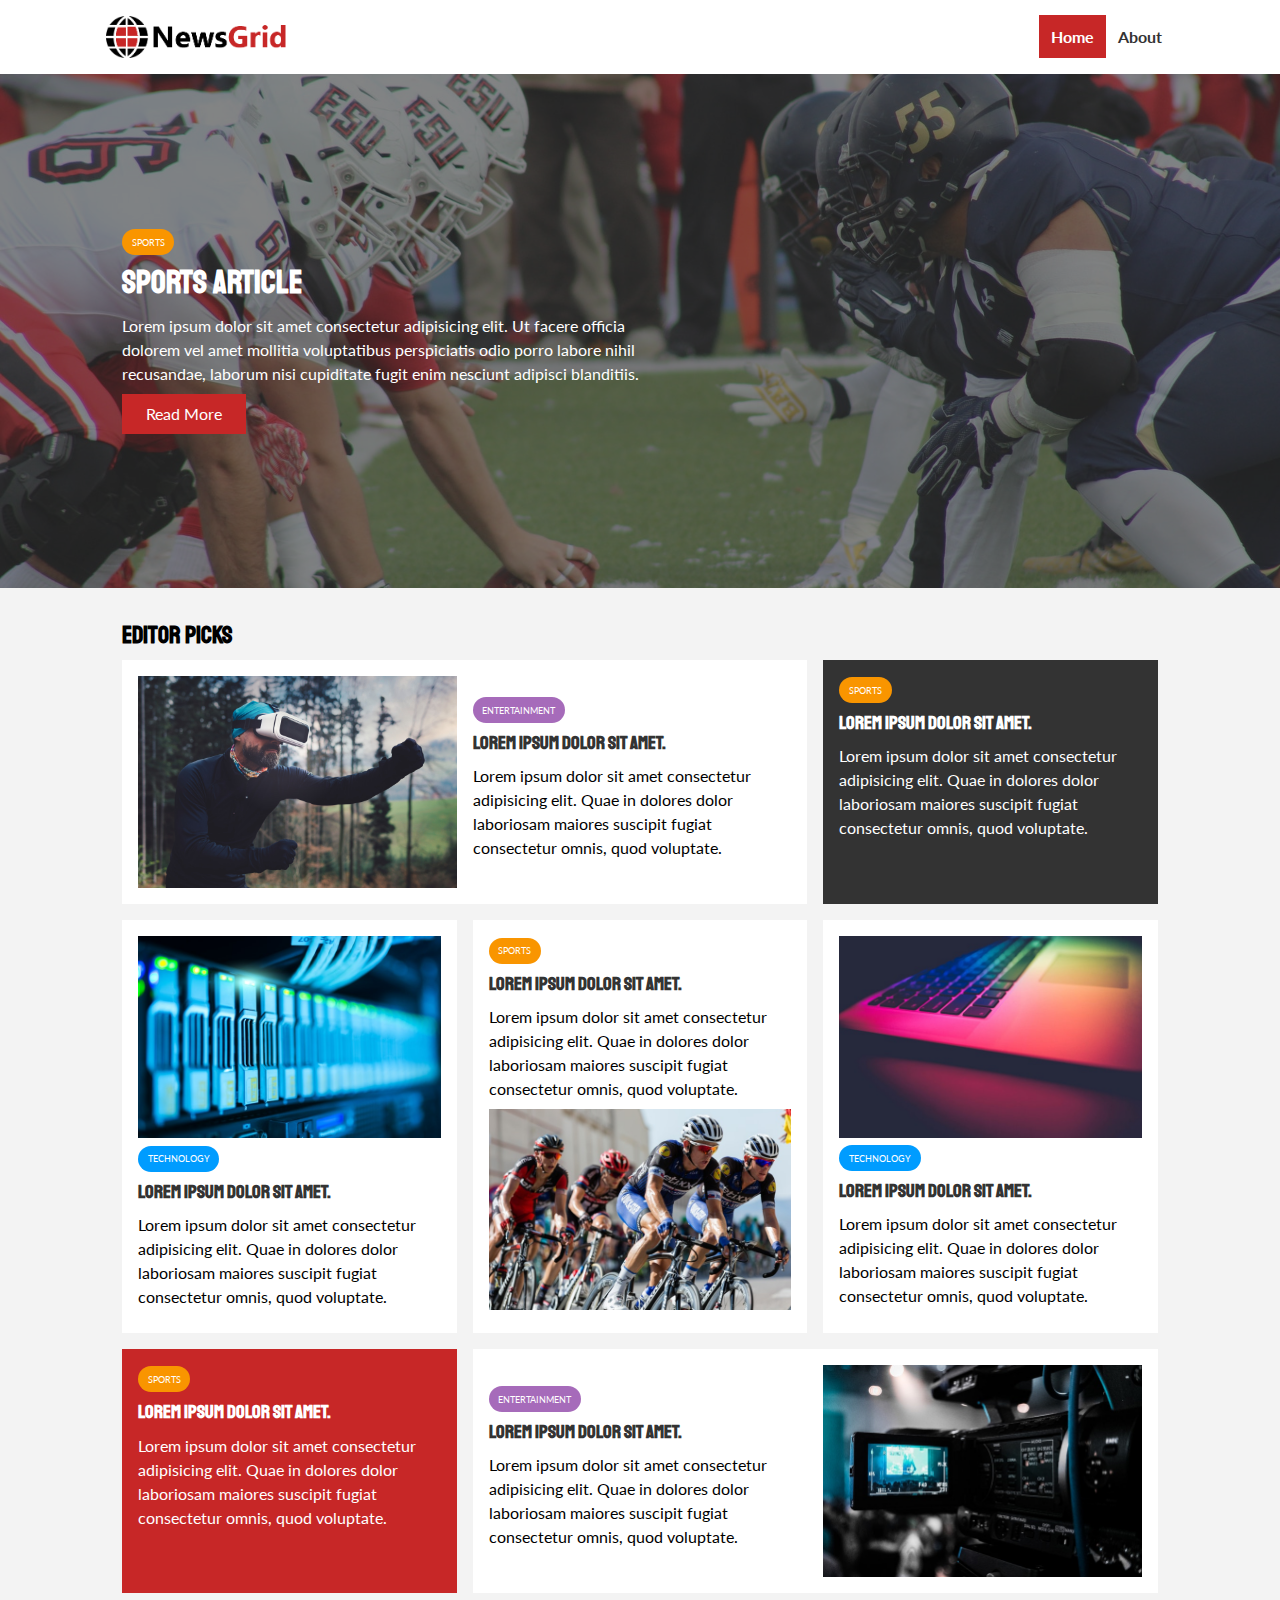
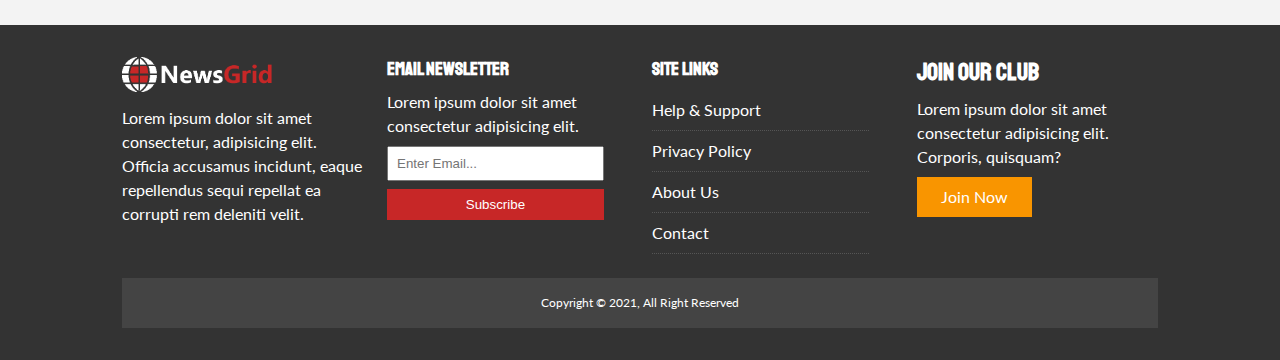
<file: index.html>
<!DOCTYPE html>
<html lang="en">
<head>
    <meta charset="UTF-8">
    <meta name="viewport" content="width=device-width, initial-scale=1.0">
    <link rel="stylesheet" href="https://use.fontawesome.com/releases/v5.15.1/css/all.css" integrity="sha384-vp86vTRFVJgpjF9jiIGPEEqYqlDwgyBgEF109VFjmqGmIY/Y4HV4d3Gp2irVfcrp" crossorigin="anonymous">
    <link href="https://fonts.googleapis.com/css2?family=Lato&family=Staatliches&display=swap" rel="stylesheet">
    <link rel="stylesheet" href="css/style.css">
    <link rel="stylesheet" media="screen and (max-width: 768px)" href="css/mobile.css">
    <link rel="shortcut icon" type="image/x-icon" href="favicon.ico">
    <title>NewsGrid | Latest News</title>
</head>
<body>
    <nav id="main-nav">
        <div class="container">
            <img src="img/logo.png" alt="NewsGrid" class="logo">
            <div class="social">
                <a href="http://facebook.com" target="_blank"><i class="fab fa-facebook fa-2x"></i></a>
                <a href="http://twitter.com" target="_blank"><i class="fab fa-twitter fa-2x"></i></a>
                <a href="http://instagram.com" target="_blank"><i class="fab fa-instagram fa-2x"></i></a>
                <a href="http://youtube.com" target="_blank"><i class="fab fa-youtube fa-2x"></i></a>
            </div>
            <ul>
                <li><a class="current" href="index.html">Home</a></li>
                <li><a href="about.html">About</a></li>
            </ul>
        </div>
    </nav>

    <!-- Showcase -->
    <header id="showcase">
        <div class="container">
            <div class="showcase-container">
                <div class="showcase-content">
                    <div class="category category-sports">Sports</div>
                    <h1>Sports Article</h1>
                    <p>Lorem ipsum dolor sit amet consectetur adipisicing elit. Ut facere officia dolorem vel amet mollitia voluptatibus perspiciatis odio porro labore nihil recusandae, laborum nisi cupiditate fugit enim nesciunt adipisci blanditiis.</p>
                    <a href="article.html" class="btn btn-primary">Read More</a>
                </div>
            </div>
        </div>
    </header>

    <!-- Home Articles -->
    <section id="home-articles" class="py-2">
        <div class="container">
            <h2>Editor Picks</h2>
        <div class="articles-container">
            <article class="card">
                <img src="img/articles/ent1.jpg" alt="">
                <div>
                    <div class="category category-ent">Entertainment</div>
                    <h3>
                        <a href="article.html">Lorem ipsum dolor sit amet.</a>
                    </h3>
                    <p>Lorem ipsum dolor sit amet consectetur adipisicing elit. Quae in dolores dolor laboriosam maiores suscipit fugiat consectetur omnis, quod voluptate.</p>
                </div>
            </article>
            <article class="card bg-dark">
                    <div class="category category-sports">Sports</div>
                    <h3>
                        <a href="article.html">Lorem ipsum dolor sit amet.</a>
                    </h3>
                    <p>Lorem ipsum dolor sit amet consectetur adipisicing elit. Quae in dolores dolor laboriosam maiores suscipit fugiat consectetur omnis, quod voluptate.</p>
            </article>
            <article class="card">
                <img src="img/articles/tech1.jpg" alt="">
                <div class="category category-tech">Technology</div>
                <h3>
                    <a href="article.html">Lorem ipsum dolor sit amet.</a>
                </h3>
                <p>Lorem ipsum dolor sit amet consectetur adipisicing elit. Quae in dolores dolor laboriosam maiores suscipit fugiat consectetur omnis, quod voluptate.</p>
        </article>
        <article class="card">
            <div class="category category-sports">Sports</div>
            <h3>
                <a href="article.html">Lorem ipsum dolor sit amet.</a>
            </h3>
            <p>Lorem ipsum dolor sit amet consectetur adipisicing elit. Quae in dolores dolor laboriosam maiores suscipit fugiat consectetur omnis, quod voluptate.</p>
            <img src="img/articles/sports1.jpg" alt="">
    </article>
    <article class="card">
        <img src="img/articles/tech2.jpg" alt="">
        <div class="category category-tech">Technology</div>
        <h3>
            <a href="article.html">Lorem ipsum dolor sit amet.</a>
        </h3>
        <p>Lorem ipsum dolor sit amet consectetur adipisicing elit. Quae in dolores dolor laboriosam maiores suscipit fugiat consectetur omnis, quod voluptate.</p>
</article>
<article class="card bg-primary">
    <div class="category category-sports">Sports</div>
    <h3>
        <a href="article.html">Lorem ipsum dolor sit amet.</a>
    </h3>
    <p>Lorem ipsum dolor sit amet consectetur adipisicing elit. Quae in dolores dolor laboriosam maiores suscipit fugiat consectetur omnis, quod voluptate.</p>
</article>
<article class="card">
    <div>
        <div class="category category-ent">Entertainment</div>
        <h3>
            <a href="article.html">Lorem ipsum dolor sit amet.</a>
        </h3>
        <p>Lorem ipsum dolor sit amet consectetur adipisicing elit. Quae in dolores dolor laboriosam maiores suscipit fugiat consectetur omnis, quod voluptate.</p>
    </div>
    <img src="img/articles/ent2.jpg" alt="">
</article>
        </div>
        </div>
    </section>

    

    <!-- Footer -->
    <footer id="main-footer" class="py-2">
        <div class="container footer-container">
            <div>
                <img src="img/logo_light.png" alt="NewsGrid">
                <p>Lorem ipsum dolor sit amet consectetur, adipisicing elit. Officia accusamus incidunt, eaque repellendus sequi repellat ea corrupti rem deleniti velit.</p>
            </div>
            <div>
                <h3>Email Newsletter</h3>
                <p>Lorem ipsum dolor sit amet consectetur adipisicing elit.</p>
                <form>
                    <input type="email" placeholder="Enter Email...">
                    <input type="submit" value="Subscribe" class="btn btn-primary">
                </form>
            </div>
            <div>
                <h3>Site Links</h3>
                <ul class="list">
                    <li><a href="#">Help & Support</a></li>
                    <li><a href="#">Privacy Policy</a></li>
                    <li><a href="#">About Us</a></li>
                    <li><a href="#">Contact</a></li>
                </ul>
            </div>
            <div>
                <h2>Join Our Club</h2>
                <p>Lorem ipsum dolor sit amet consectetur adipisicing elit. Corporis, quisquam?</p>
                <a href="#" class="btn btn-secondary">Join Now</a>
            </div>
            <div>
                <p>
                    Copyright &copy; 2021, All Right Reserved
                </p>
            </div>
        </div>
    </footer>
</body>
</html>
</file>
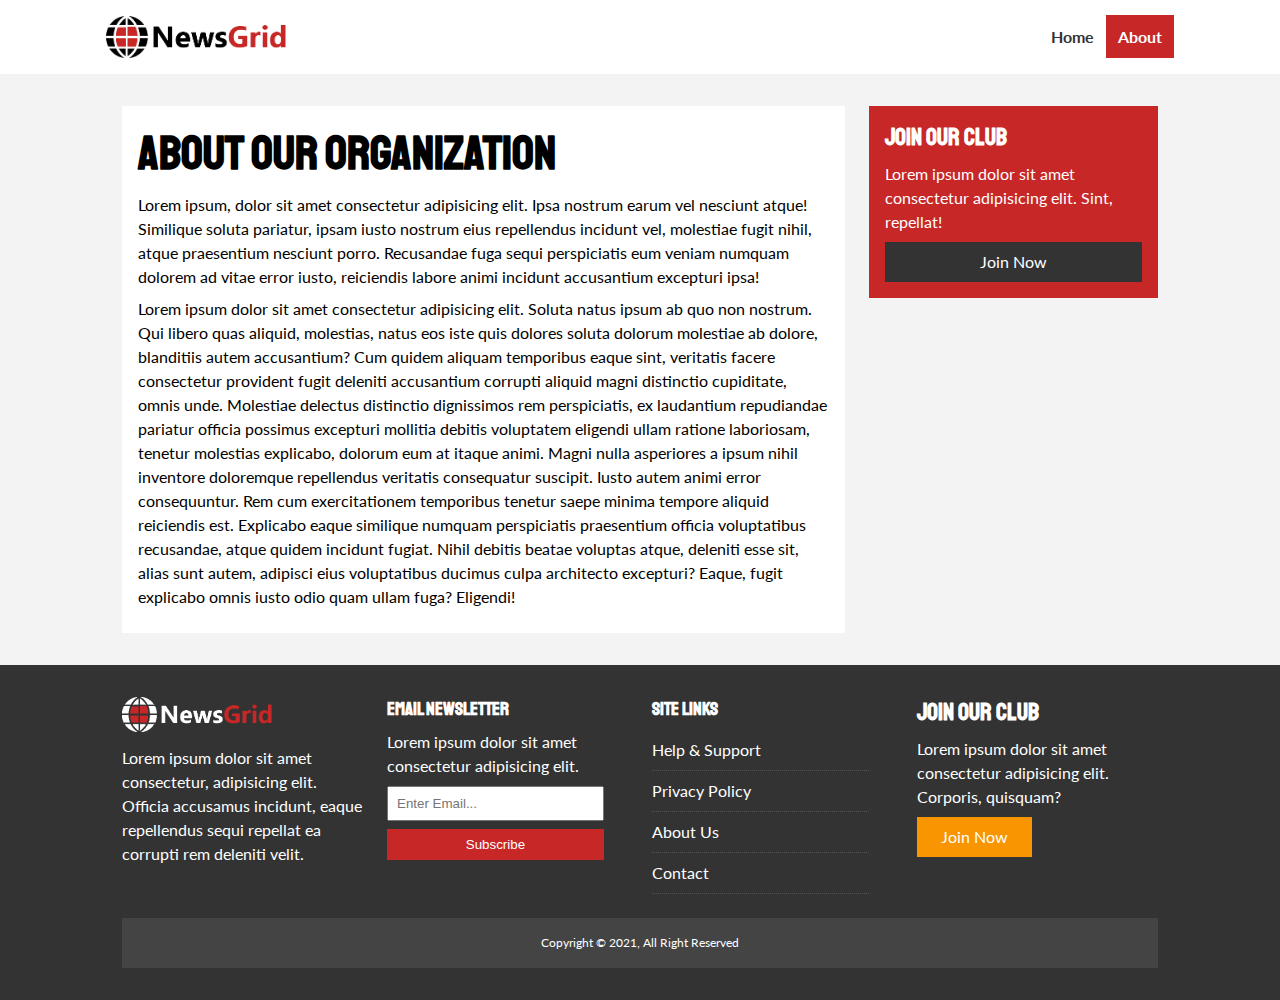
<file: about.html>
<!DOCTYPE html>
<html lang="en">
<head>
    <meta charset="UTF-8">
    <meta name="viewport" content="width=device-width, initial-scale=1.0">
    <link rel="stylesheet" href="https://use.fontawesome.com/releases/v5.15.1/css/all.css" integrity="sha384-vp86vTRFVJgpjF9jiIGPEEqYqlDwgyBgEF109VFjmqGmIY/Y4HV4d3Gp2irVfcrp" crossorigin="anonymous">
    <link href="https://fonts.googleapis.com/css2?family=Lato&family=Staatliches&display=swap" rel="stylesheet">
    <link rel="stylesheet" href="css/style.css">
    <link rel="stylesheet" media="screen and (max-width: 768px)" href="css/mobile.css">
    <link rel="shortcut icon" type="image/x-icon" href="favicon.ico">
    <title>NewsGrid | About</title>
</head>
<body>
    <nav id="main-nav">
        <div class="container">
            <img src="img/logo.png" alt="NewsGrid" class="logo">
            <div class="social">
                <a href="http://facebook.com" target="_blank"><i class="fab fa-facebook fa-2x"></i></a>
                <a href="http://twitter.com" target="_blank"><i class="fab fa-twitter fa-2x"></i></a>
                <a href="http://instagram.com" target="_blank"><i class="fab fa-instagram fa-2x"></i></a>
                <a href="http://youtube.com" target="_blank"><i class="fab fa-youtube fa-2x"></i></a>
            </div>
            <ul>
                <li><a href="index.html">Home</a></li>
                <li><a class="current" href="about.html">About</a></li>
            </ul>
        </div>
    </nav>

    <section id="about">
        <div class="container">
            <div class="page-container">
                <article class="card">
                    <h1 class="l-heading">About Our Organization</h1>
                    <p>Lorem ipsum, dolor sit amet consectetur adipisicing elit. Ipsa nostrum earum vel nesciunt atque! Similique soluta pariatur, ipsam iusto nostrum eius repellendus incidunt vel, molestiae fugit nihil, atque praesentium nesciunt porro. Recusandae fuga sequi perspiciatis eum veniam numquam dolorem ad vitae error iusto, reiciendis labore animi incidunt accusantium excepturi ipsa!</p>
                    <p>Lorem ipsum dolor sit amet consectetur adipisicing elit. Soluta natus ipsum ab quo non nostrum. Qui libero quas aliquid, molestias, natus eos iste quis dolores soluta dolorum molestiae ab dolore, blanditiis autem accusantium? Cum quidem aliquam temporibus eaque sint, veritatis facere consectetur provident fugit deleniti accusantium corrupti aliquid magni distinctio cupiditate, omnis unde. Molestiae delectus distinctio dignissimos rem perspiciatis, ex laudantium repudiandae pariatur officia possimus excepturi mollitia debitis voluptatem eligendi ullam ratione laboriosam, tenetur molestias explicabo, dolorum eum at itaque animi. Magni nulla asperiores a ipsum nihil inventore doloremque repellendus veritatis consequatur suscipit. Iusto autem animi error consequuntur. Rem cum exercitationem temporibus tenetur saepe minima tempore aliquid reiciendis est. Explicabo eaque similique numquam perspiciatis praesentium officia voluptatibus recusandae, atque quidem incidunt fugiat. Nihil debitis beatae voluptas atque, deleniti esse sit, alias sunt autem, adipisci eius voluptatibus ducimus culpa architecto excepturi? Eaque, fugit explicabo omnis iusto odio quam ullam fuga? Eligendi!</p>
                </article>
                <aside class="card bg-primary">
                    <h2>Join Our Club</h2>
                    <p>Lorem ipsum dolor sit amet consectetur adipisicing elit. Sint, repellat!</p>
                    <a href="#" class="btn btn-dark btn-block">Join Now</a>
                </aside>
            </div>
        </div>
    </section>

    <!-- Footer -->
    <footer id="main-footer" class="py-2">
        <div class="container footer-container">
            <div>
                <img src="img/logo_light.png" alt="NewsGrid">
                <p>Lorem ipsum dolor sit amet consectetur, adipisicing elit. Officia accusamus incidunt, eaque repellendus sequi repellat ea corrupti rem deleniti velit.</p>
            </div>
            <div>
                <h3>Email Newsletter</h3>
                <p>Lorem ipsum dolor sit amet consectetur adipisicing elit.</p>
                <form>
                    <input type="email" placeholder="Enter Email...">
                    <input type="submit" value="Subscribe" class="btn btn-primary">
                </form>
            </div>
            <div>
                <h3>Site Links</h3>
                <ul class="list">
                    <li><a href="#">Help & Support</a></li>
                    <li><a href="#">Privacy Policy</a></li>
                    <li><a href="#">About Us</a></li>
                    <li><a href="#">Contact</a></li>
                </ul>
            </div>
            <div>
                <h2>Join Our Club</h2>
                <p>Lorem ipsum dolor sit amet consectetur adipisicing elit. Corporis, quisquam?</p>
                <a href="#" class="btn btn-secondary">Join Now</a>
            </div>
            <div>
                <p>
                    Copyright &copy; 2021, All Right Reserved
                </p>
            </div>
        </div>
    </footer>
</body>
</html>
</file>
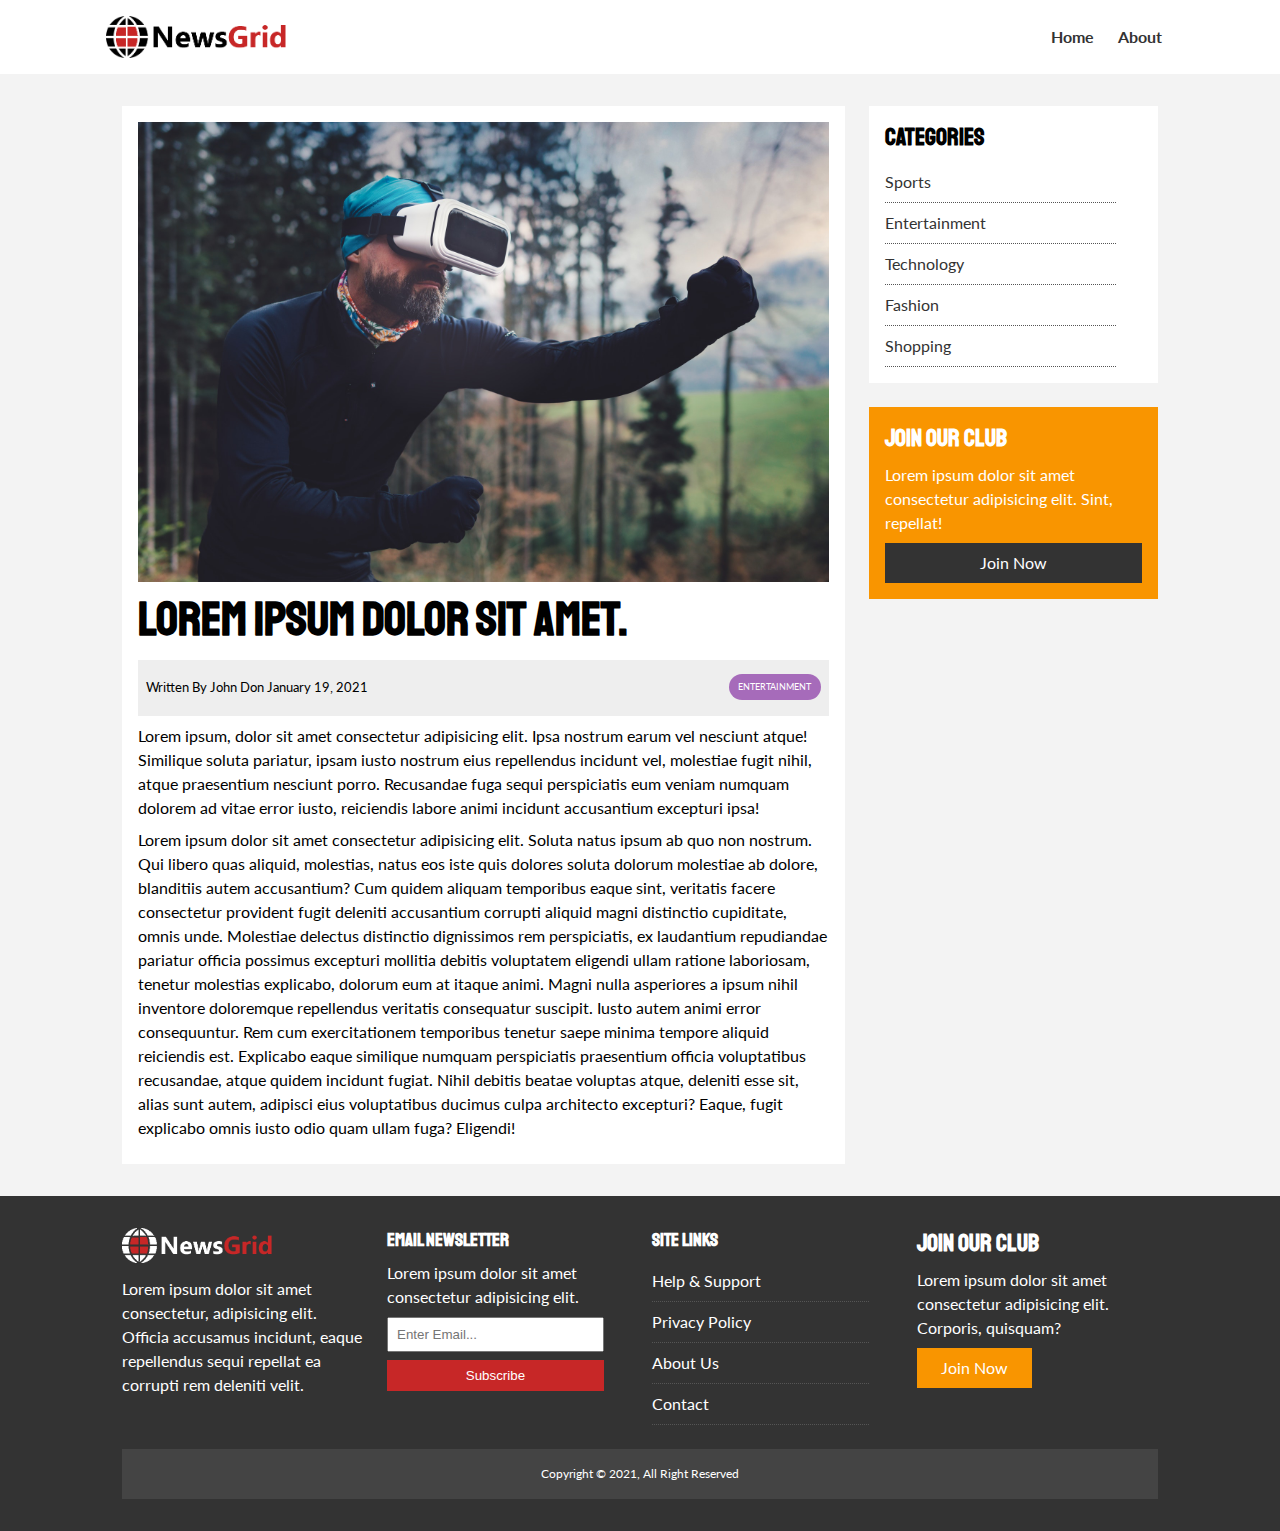
<file: article.html>
<!DOCTYPE html>
<html lang="en">
<head>
    <meta charset="UTF-8">
    <meta name="viewport" content="width=device-width, initial-scale=1.0">
    <link rel="stylesheet" href="https://use.fontawesome.com/releases/v5.15.1/css/all.css" integrity="sha384-vp86vTRFVJgpjF9jiIGPEEqYqlDwgyBgEF109VFjmqGmIY/Y4HV4d3Gp2irVfcrp" crossorigin="anonymous">
    <link href="https://fonts.googleapis.com/css2?family=Lato&family=Staatliches&display=swap" rel="stylesheet">
    <link rel="stylesheet" href="css/style.css">
    <link rel="stylesheet" media="screen and (max-width: 768px)" href="css/mobile.css">
    <link rel="shortcut icon" type="image/x-icon" href="favicon.ico">
    <title>NewsGrid | Latest News</title>
</head>
<body>
    <nav id="main-nav">
        <div class="container">
            <img src="img/logo.png" alt="NewsGrid" class="logo">
            <div class="social">
                <a href="http://facebook.com" target="_blank"><i class="fab fa-facebook fa-2x"></i></a>
                <a href="http://twitter.com" target="_blank"><i class="fab fa-twitter fa-2x"></i></a>
                <a href="http://instagram.com" target="_blank"><i class="fab fa-instagram fa-2x"></i></a>
                <a href="http://youtube.com" target="_blank"><i class="fab fa-youtube fa-2x"></i></a>
            </div>
            <ul>
                <li><a href="index.html">Home</a></li>
                <li><a href="about.html">About</a></li>
            </ul>
        </div>
    </nav>

    <section id="article">
        <div class="container">
            <div class="page-container">
                <article class="card">
                    <img src="img/articles/ent1.jpg" alt="">
                    <h1 class="l-heading">Lorem ipsum dolor sit amet.</h1>
                    <div class="meta">
                        <small>
                            <i class="fas fa-user"></i> Written By John Don January 19, 2021
                        </small>
                        <div class="category category-ent">Entertainment</div>
                    </div>
                    <p>Lorem ipsum, dolor sit amet consectetur adipisicing elit. Ipsa nostrum earum vel nesciunt atque! Similique soluta pariatur, ipsam iusto nostrum eius repellendus incidunt vel, molestiae fugit nihil, atque praesentium nesciunt porro. Recusandae fuga sequi perspiciatis eum veniam numquam dolorem ad vitae error iusto, reiciendis labore animi incidunt accusantium excepturi ipsa!</p>
                    <p>Lorem ipsum dolor sit amet consectetur adipisicing elit. Soluta natus ipsum ab quo non nostrum. Qui libero quas aliquid, molestias, natus eos iste quis dolores soluta dolorum molestiae ab dolore, blanditiis autem accusantium? Cum quidem aliquam temporibus eaque sint, veritatis facere consectetur provident fugit deleniti accusantium corrupti aliquid magni distinctio cupiditate, omnis unde. Molestiae delectus distinctio dignissimos rem perspiciatis, ex laudantium repudiandae pariatur officia possimus excepturi mollitia debitis voluptatem eligendi ullam ratione laboriosam, tenetur molestias explicabo, dolorum eum at itaque animi. Magni nulla asperiores a ipsum nihil inventore doloremque repellendus veritatis consequatur suscipit. Iusto autem animi error consequuntur. Rem cum exercitationem temporibus tenetur saepe minima tempore aliquid reiciendis est. Explicabo eaque similique numquam perspiciatis praesentium officia voluptatibus recusandae, atque quidem incidunt fugiat. Nihil debitis beatae voluptas atque, deleniti esse sit, alias sunt autem, adipisci eius voluptatibus ducimus culpa architecto excepturi? Eaque, fugit explicabo omnis iusto odio quam ullam fuga? Eligendi!</p>
                </article>
                
                <aside id="category" class="card">
                    <h2>Categories</h2>
                    <ul class="list">
                        <li><a href="#"><i class="fas fa-chevron-right"></i>Sports</a></li>
                        <li><a href="#"><i class="fas fa-chevron-right"></i>Entertainment</a></li>
                        <li><a href="#"><i class="fas fa-chevron-right"></i>Technology</a></li>
                        <li><a href="#"><i class="fas fa-chevron-right"></i>Fashion</a></li>
                        <li><a href="#"><i class="fas fa-chevron-right"></i>Shopping</a></li>
                    </ul>
                </aside>

                <aside class="card bg-secondary">
                    <h2>Join Our Club</h2>
                    <p>Lorem ipsum dolor sit amet consectetur adipisicing elit. Sint, repellat!</p>
                    <a href="#" class="btn btn-dark btn-block">Join Now</a>
                </aside>
            </div>
        </div>
    </section>

    <!-- Footer -->
    <footer id="main-footer" class="py-2">
        <div class="container footer-container">
            <div>
                <img src="img/logo_light.png" alt="NewsGrid">
                <p>Lorem ipsum dolor sit amet consectetur, adipisicing elit. Officia accusamus incidunt, eaque repellendus sequi repellat ea corrupti rem deleniti velit.</p>
            </div>
            <div>
                <h3>Email Newsletter</h3>
                <p>Lorem ipsum dolor sit amet consectetur adipisicing elit.</p>
                <form>
                    <input type="email" placeholder="Enter Email...">
                    <input type="submit" value="Subscribe" class="btn btn-primary">
                </form>
            </div>
            <div>
                <h3>Site Links</h3>
                <ul class="list">
                    <li><a href="#">Help & Support</a></li>
                    <li><a href="#">Privacy Policy</a></li>
                    <li><a href="#">About Us</a></li>
                    <li><a href="#">Contact</a></li>
                </ul>
            </div>
            <div>
                <h2>Join Our Club</h2>
                <p>Lorem ipsum dolor sit amet consectetur adipisicing elit. Corporis, quisquam?</p>
                <a href="#" class="btn btn-secondary">Join Now</a>
            </div>
            <div>
                <p>
                    Copyright &copy; 2021, All Right Reserved
                </p>
            </div>
        </div>
    </footer>
</body>
</html>
</file>
<file: css/style.css>
:root {
    --primary-color: #c72727;
    --secondary-color: #f99500;
    --light-color: #f3f3f3;
    --dark-color: #333;
    --max-width: 1100px;
}

.category {
    --sports-color: #f99500;
    --ent-color: #a66bba;
    --tech-color: #009cff;
}

* {
    margin: 0;
    padding: 0;
    box-sizing: border-box;
}

body {
    font-family: 'Lato', sans-serif;
    line-height: 1.5;
    background: var(--light-color);
}

a {
    color: #333;
    text-decoration: none;
}

ul {
    list-style: none;
}

p {
    margin: .5rem 0;
}

img {
    width: 100%;
}

h1, h2, h3, h4, h5, h6 {
    font-family: 'Staatliches', cursive;
    margin-bottom: .55rem;
    line-height: 1.3;
}

/* Utility */
.container {
    max-width: var(--max-width);
    margin: auto;
    padding: 0 2rem;
    overflow: hidden;
}

.category {
    display: inline-block;
    color: #fff;
    font-size: 0.55rem;
    text-transform: uppercase;
    padding: 0.4rem 0.6rem;
    border-radius: 15px;
    margin-bottom: 0.5rem;
}

.category-sports { background: var(--sports-color); }
.category-ent { background: var(--ent-color); }
.category-tech { background: var(--tech-color); }

.btn {
    display: inline-block;
    border: none;
    background: var(--dark-color);
    color: #fff;
    padding: 0.5rem 1.5rem;
}

.btn-light { background: var(--light-color); }
.btn-primary { background: var(--primary-color); }
.btn-secondary { background: var(--secondary-color); }

.btn-block {
    display: block;
    width: 100%;
    text-align: center;
}

.btn:hover {
    opacity: 0.9;
}

.card {
    background: #fff;
    padding: 1rem;
}

.bg-dark {
    background: var(--dark-color);
    color: #fff;
}

.bg-primary {
    background: var(--primary-color);
    color: #fff;
}

.bg-secondary {
    background: var(--secondary-color);
    color: #fff;
}

.bg-dark h1,
.bg-dark h2,
.bg-dark h3,
.bg-dark a,
.bg-primary h1,
.bg-primary h2,
.bg-primary h3,
.bg-primary a,
.bg-secondary h1,
.bg-secondary h2,
.bg-secondary h3,
.bg-secondary a {
    color: #fff;
}

.l-heading {
    font-size: 3rem;
}

.list li {
    padding: .5rem 0;
    border-bottom: #555 dotted 1px;
    width: 90%;
}

.list li a:hover {
    color: var(--primary-color) !important;
}

/* Inner page grid container */
.page-container {
display: grid;
grid-template-columns: 5fr 2fr;
margin: 2rem 0;
grid-gap: 1.5rem;
}

.page-container > *:first-child {
    grid-row: 1 /span 3;
}

.py-1 { padding: 1.5rem 0 }
.py-2 { padding: 2rem 0 }
.py-3 { padding: 3rem 0 }
.p-1 { padding: 1.5rem }
.p-2 { padding: 2rem }
.p-3 { padding: 3rem }

/* Navigation */
#main-nav {
    background: #fff;
    position: sticky;
    top: 0;
    z-index: 2;
}

#main-nav .container {
    display: grid;
    grid-template-columns: 6fr 3fr 2fr;
    padding: 1rem;
    align-items: center;
}

#main-nav .logo {
    width: 180px;
}

#main-nav ul {
    justify-self: end;
    display: flex;
}

#main-nav ul li a {
    padding: 0.75rem;
    font-weight: bold;
}

#main-nav ul li a.current {
    background: var(--primary-color);
    color: #fff;
}

#main-nav ul li a:hover {
    background: var(--light-color);
    color: var(--dark-color);
}

#main-nav .social {
    justify-self: center;
}

#main-nav .social i {
    color: #777;
    margin-right: .5rem;
}

/* Showcase */
#showcase {
    color: #fff;
    background: #333;
    padding: 2rem;
    position: relative;
}

#showcase:before {
    content: '';
    background: url('../img/featured.jpg') no-repeat center center/cover;
    position: absolute;
    top: 0;
    left: 0;
    width: 100%;
    height: 100%;
    opacity: 0.4;
}

#showcase .showcase-container {
    display: grid;
    grid-template-columns: repeat(2, 1fr);
    justify-content: center;
    align-items: center;
    height: 50vh;
}

#showcase .showcase-content {
    z-index: 1;
}

#showcase .showcase-content dark {
    margin-bottom: 1rem;
}

/* Home Articles */
#home-articles .articles-container {
    display: grid;
    grid-template-columns: repeat(3, 1fr);
    grid-gap: 1rem;
}

#home-articles .articles-container > *:first-child,
#home-articles .articles-container > *:last-child {
    display: grid;
    grid-template-columns: repeat(2, 1fr);
    grid-gap: 1rem;
    align-items: center;
    grid-column: 1 / span 2;
}

#home-articles .articles-container > *:last-child {
    grid-column: 2 / span 2;
}

#article .meta {
    display: flex;
    justify-content: space-between;
    align-items: center;
    background: #eee;
    padding: 0.5rem;
}

#article .meta .category {
    margin-top: 0.4rem;
}

/* Footer */
#main-footer {
    background: var(--dark-color);
    color: #fff;
}

#main-footer img {
    width: 150px;
}

#main-footer a {
    color: #fff;
}

#main-footer .footer-container {
    display: grid;
    grid-template-columns: repeat(4, 1fr);
    grid-gap: 1.5rem;
}

#main-footer .footer-container > *:last-child {
    background: #444;
    grid-column: 1 / span 4;
    padding: .5rem;
    text-align: center;
    font-size: 0.75rem;
}

#main-footer .footer-container input[type='email'] {
    width: 90%;
    padding: 0.5rem;
    margin-bottom: 0.5rem;
}

#main-footer .footer-container input[type='submit'] {
    width: 90%;
}
</file>
<file: css/mobile.css>
/* Navigation */
#main-nav .social {
    display: none;
}

#main-nav .container {
    grid-template-columns: 1fr;
    grid-gap: 1.2rem;
}

#main-nav ul,
#main-nav .logo {
    justify-self: center;
}

#main-nav ul li a {
    padding: 0.50rem;
}

#home-articles .articles-container {
    grid-template-columns: repeat(2, 1fr);
}

#home-articles .articles-container > *:first-child,
#home-articles .articles-container > *:last-child {
    grid-template-columns: 1fr;
    grid-column: 1;
}

@media(max-width: 600px) {
    /* Stack Grid Items */
    #showcase .showcase-container,
    #home-articles .articles-container,
    #main-footer .footer-container {
        grid-template-columns: 1fr;
    }

    #main-footer .footer-container > *:last-child {
        grid-column: 1;
    }

    #main-footer .footer-container > * {
        border-bottom: #444 dotted 1px;
        padding-bottom: 1rem;
    }

    #main-footer .footer-container > *:last-child,
    #main-footer .footer-container > *:nth-child(3),
    #main-footer .footer-container > *:nth-child(4) {
        border: none;
    }

    .page-container {
        grid-template-columns: 1fr;
        text-align: center;
    }

    .page-container > *:first-child {
        grid-row: 1;
    }

    .l-heading {
        font-size: 2rem;
    }
}
</file>
